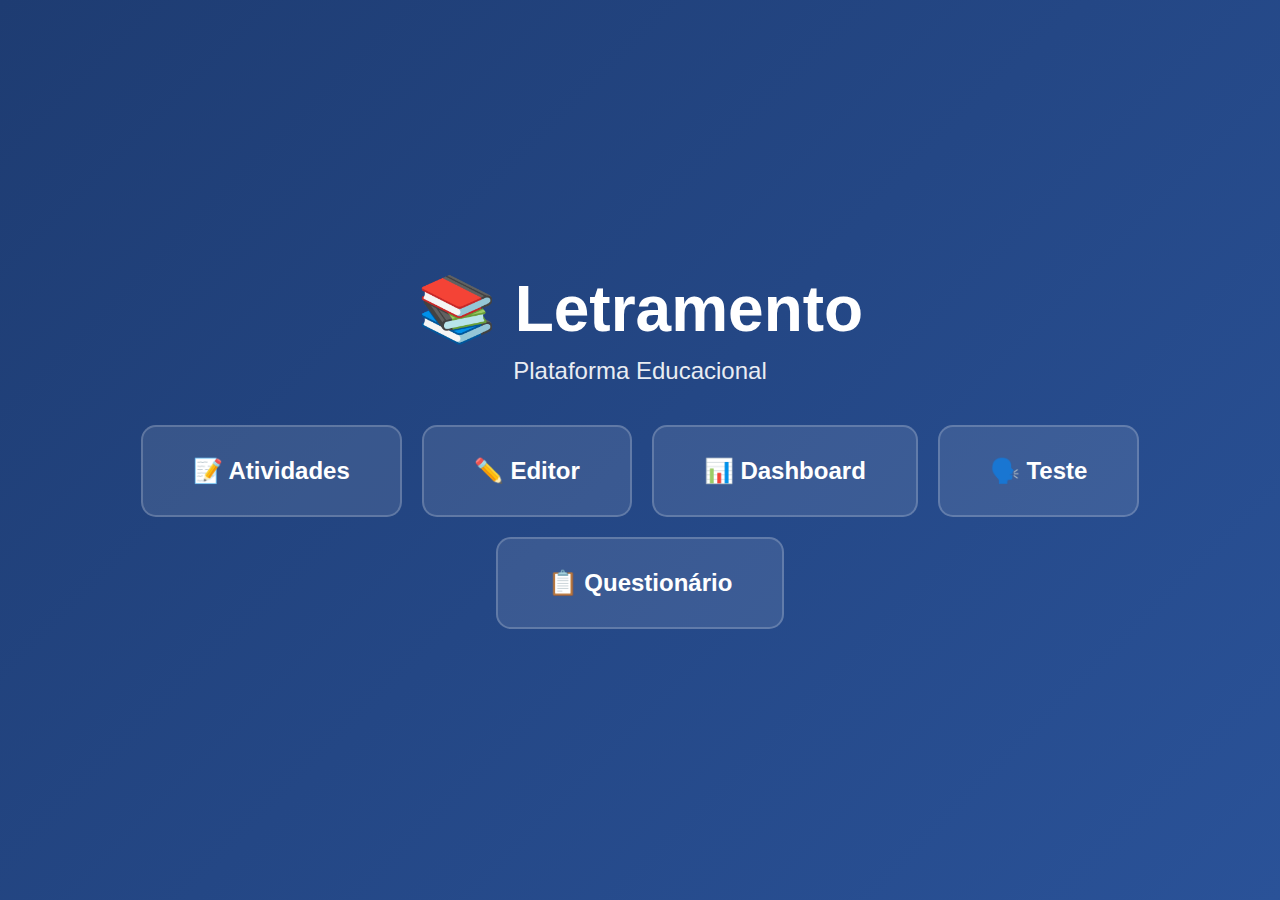
<file: index.html>
<!DOCTYPE html>
<html lang="pt-BR">
<head>
    <meta charset="UTF-8">
    <meta name="viewport" content="width=device-width, initial-scale=1.0">
    <title>Letramento</title>
    <style>
        * { margin: 0; padding: 0; box-sizing: border-box; }
        body {
            min-height: 100vh;
            background: linear-gradient(135deg, #1e3c72 0%, #2a5298 100%);
            font-family: 'Segoe UI', Arial, sans-serif;
            color: white;
            display: flex;
            flex-direction: column;
            align-items: center;
            justify-content: center;
            padding: 20px;
        }
        h1 { font-size: 4em; margin-bottom: 10px; }
        .subtitle { font-size: 1.5em; margin-bottom: 40px; opacity: 0.9; }
        .projects { display: flex; gap: 20px; flex-wrap: wrap; justify-content: center; }
        .project-card {
            background: rgba(255,255,255,0.1);
            border-radius: 15px;
            padding: 30px 50px;
            text-decoration: none;
            color: white;
            transition: transform 0.3s;
            border: 2px solid rgba(255,255,255,0.2);
        }
        .project-card:hover { transform: translateY(-5px); background: rgba(255,255,255,0.2); }
    </style>
</head>
<body>
    <h1>📚 Letramento</h1>
    <p class="subtitle">Plataforma Educacional</p>
    <div class="projects">
        <a href="projeto/index.html" class="project-card"><h2>📝 Atividades</h2></a>
        <a href="projeto/editor.html" class="project-card"><h2>✏️ Editor</h2></a>
        <a href="projeto/dashboard_final.html" class="project-card"><h2>📊 Dashboard</h2></a>
        <a href="projeto/teste.html" class="project-card"><h2>🗣️ Teste</h2></a>
        <a href="projeto/questionario.html" class="project-card"><h2>📋 Questionário</h2></a>
    </div>
</body>
</html>
</file>
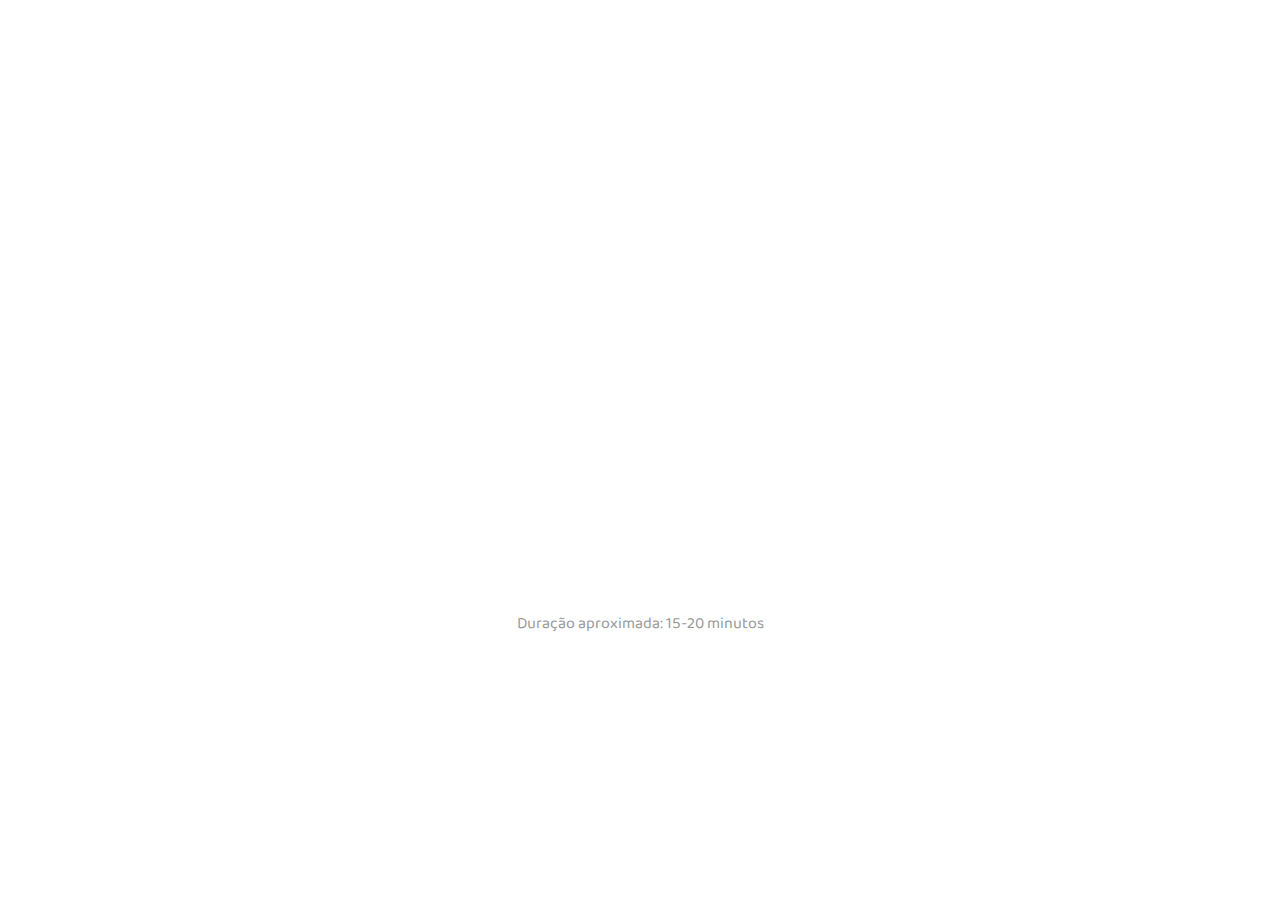
<file: projeto/index.html>
<!DOCTYPE html>
<html lang="pt-BR">
<head>
    <meta charset="UTF-8">
    <meta name="viewport" content="width=device-width, initial-scale=1.0">
    <title>Experiência de Letramento</title>
    <link href="https://fonts.googleapis.com/css2?family=Baloo+2:wght@400;500;600;700&display=swap" rel="stylesheet">
    <style>
        :root {
            --bg: #FFFFFF;
            --text: #333333;
            --text-muted: #999999;
            --button: #333333;
        }
        * { margin: 0; padding: 0; box-sizing: border-box; }
        body {
            font-family: "Baloo 2", cursive;
            background: var(--bg);
            color: var(--text);
            min-height: 100vh;
            display: flex;
            align-items: center;
            justify-content: center;
        }
        .container {
            max-width: 800px;
            padding: 60px 40px;
            text-align: center;
        }
        .logo {
            font-size: 4rem;
            margin-bottom: 40px;
            opacity: 0;
            animation: logoAppear 0.8s cubic-bezier(0.34, 1.56, 0.64, 1) forwards;
        }
        @keyframes logoAppear {
            to { opacity: 1; transform: scale(1); }
        }
        h1 {
            font-size: 3.5rem;
            font-weight: bold;
            margin-bottom: 20px;
            color: var(--text);
            opacity: 0;
            animation: titleAppear 0.8s cubic-bezier(0.4, 0, 0.2, 1) 0.3s forwards;
        }
        @keyframes titleAppear {
            to { opacity: 1; transform: translateY(0); }
        }
        .subtitle {
            font-size: 1.5rem;
            color: var(--text-muted);
            margin-bottom: 50px;
            line-height: 1.8;
            opacity: 0;
            animation: subtitleFade 1s cubic-bezier(0.4, 0, 0.2, 1) 0.8s forwards;
        }
        @keyframes subtitleFade {
            to { opacity: 1; }
        }
        .cta {
            opacity: 0;
            animation: buttonAppear 0.8s cubic-bezier(0.4, 0, 0.2, 1) 1.5s forwards;
        }
        @keyframes buttonAppear {
            to { opacity: 1; transform: translateY(0); }
        }
        .btn {
            display: inline-block;
            padding: 18px 60px;
            font-size: 1.4rem;
            font-weight: bold;
            font-family: "Baloo 2", cursive;
            color: white;
            background: var(--button);
            border: none;
            border-radius: 50px;
            cursor: pointer;
            text-decoration: none;
            transition: all 0.3s cubic-bezier(0.4, 0, 0.2, 1);
            box-shadow: 0 10px 30px rgba(51, 51, 51, 0.2);
        }
        .btn:hover {
            transform: translateY(-3px) scale(1.05);
            box-shadow: 0 20px 40px rgba(51, 51, 51, 0.3);
        }
        .note {
            margin-top: 30px;
            font-size: 1rem;
            color: var(--text-muted);
        }
    </style>
</head>
<body>
    <div class="container">
        
        <h1>Experiência de Letramento</h1>
        <p class="subtitle">Um fluxo de autoconhecimento por meio da interpretação e expressão.</p>
        <div class="cta">
            <a href="editor.html" class="btn">Iniciar</a>
        </div>
        <p class="note">Duração aproximada: 15-20 minutos</p>
    </div>
</body>
</html>
</file>
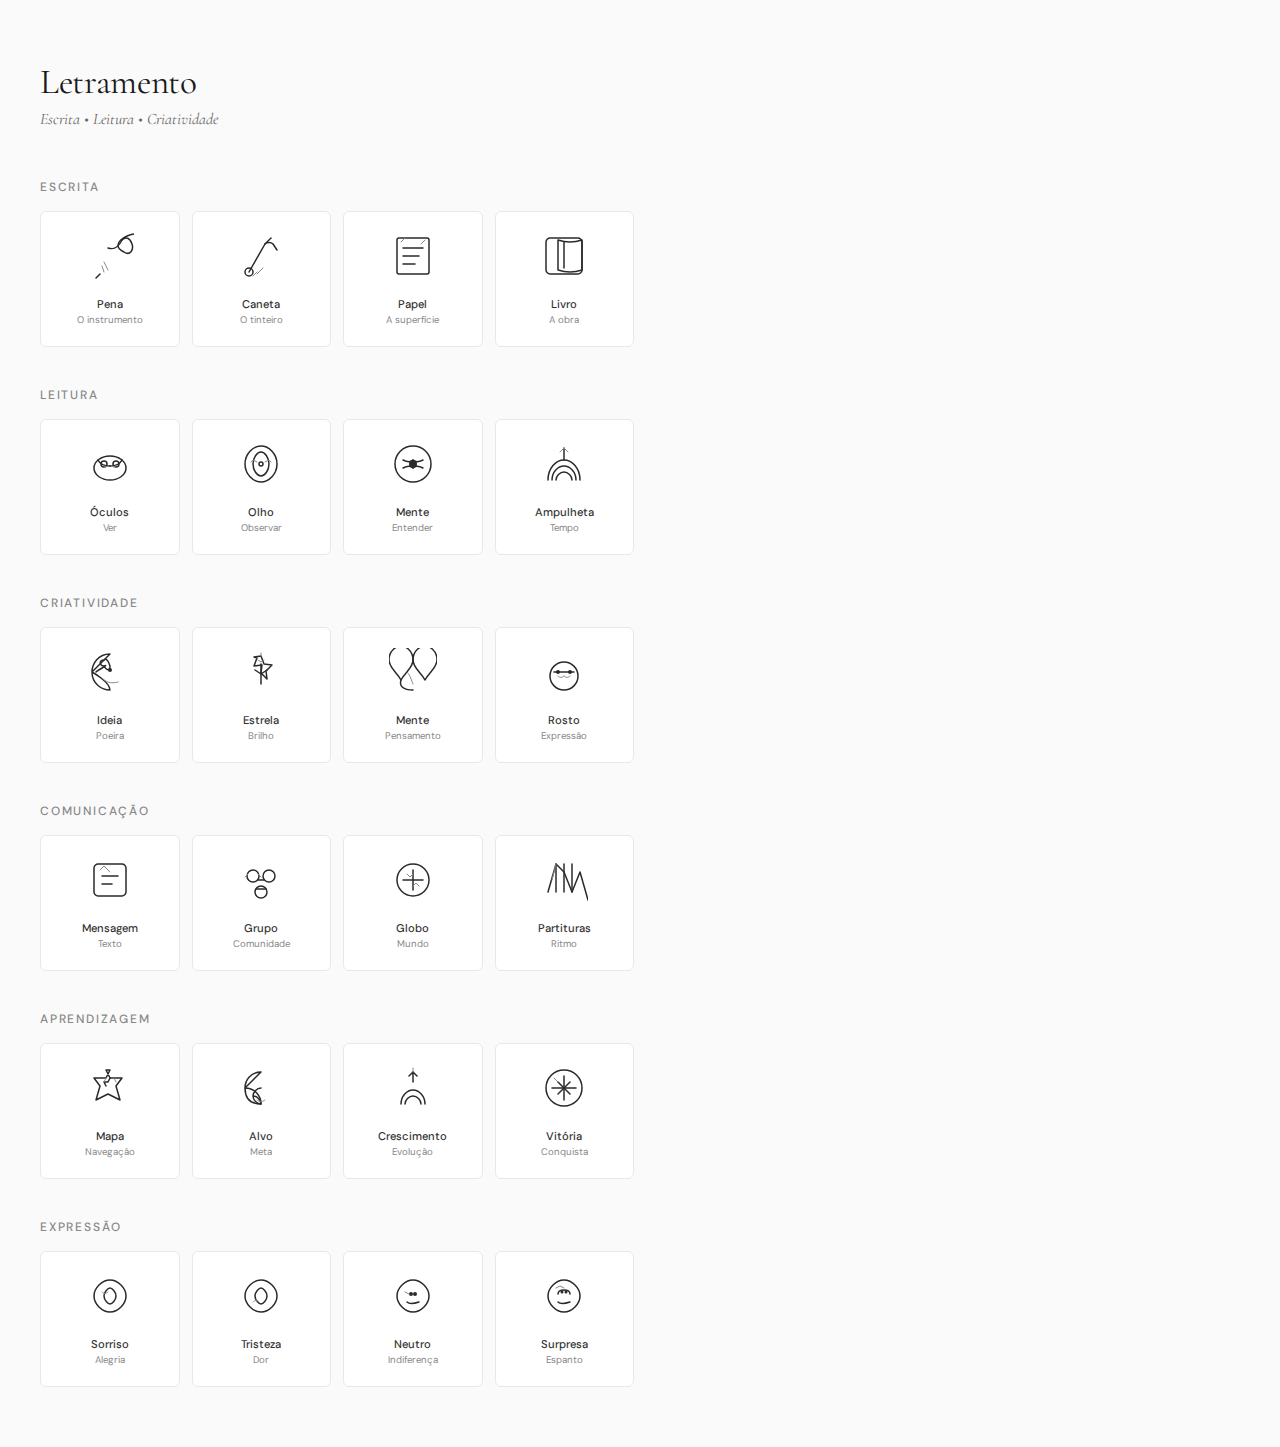
<file: design-system/icon-set-preview.html>
<!DOCTYPE html>
<html lang="pt-BR">
<head>
  <meta charset="UTF-8">
  <meta name="viewport" content="width=device-width, initial-scale=1.0">
  <title>Letramento Icons - Pencil Style</title>
  <link href="https://fonts.googleapis.com/css2?family=DM+Sans:wght@400;500&family=Cormorant+Garamond:ital,wght@0,400;0,500;1,400&display=swap" rel="stylesheet">
  <style>
    * { margin: 0; padding: 0; box-sizing: border-box; }
    body {
      background: #fafafa;
      color: #1a1a1a;
      font-family: 'DM Sans', sans-serif;
      padding: 60px 40px;
    }
    h1 {
      font-family: 'Cormorant Garamond', serif;
      font-weight: 400;
      font-size: 2.2rem;
      letter-spacing: -0.01em;
      margin-bottom: 6px;
    }
    .subtitle {
      font-family: 'Cormorant Garamond', serif;
      font-style: italic;
      color: #666;
      margin-bottom: 50px;
    }
    h2 {
      font-family: 'DM Sans', sans-serif;
      font-weight: 500;
      font-size: 0.75rem;
      text-transform: uppercase;
      letter-spacing: 0.15em;
      color: #888;
      margin: 40px 0 16px;
    }
    .icon-grid {
      display: grid;
      grid-template-columns: repeat(auto-fill, minmax(130px, 1fr));
      gap: 12px;
    }
    .icon-card {
      background: #fff;
      border: 1px solid #e8e8e8;
      border-radius: 6px;
      padding: 20px 12px;
      text-align: center;
      transition: all 0.2s ease;
    }
    .icon-card:hover {
      transform: translateY(-2px);
      box-shadow: 0 6px 20px rgba(0,0,0,0.06);
      border-color: #ccc;
    }
    .icon-card svg {
      width: 48px;
      height: 48px;
      margin-bottom: 12px;
    }
    .icon-card .name {
      font-size: 0.7rem;
      font-weight: 500;
      color: #333;
    }
    .icon-card .desc {
      font-size: 0.6rem;
      color: #888;
      margin-top: 2px;
    }
    
    /* Pencil sketch style */
    .pencil-stroke {
      fill: none;
      stroke: #2a2a2a;
      stroke-width: 1.5;
      stroke-linecap: round;
      stroke-linejoin: round;
    }
    .pencil-fill {
      fill: #2a2a2a;
    }
    .pencil-light {
      fill: none;
      stroke: #888;
      stroke-width: 1;
      stroke-linecap: round;
    }
    .pencil-shade {
      fill: #ddd;
    }
  </style>
</head>
<body>
  <h1>Letramento</h1>
  <p class="subtitle">Escrita • Leitura • Criatividade</p>

  <h2>Escrita</h2>
  <div class="icon-grid">
    <div class="icon-card">
      <svg viewBox="0 0 48 48"><path class="pencil-stroke" d="M36 8c4-4 8-2 10 4 2 6-2 12-8 8-16-8 4-18 10-18 12z"/><path class="pencil-stroke" d="M36 8c-4 8-8 10-14 8"/><line class="pencil-stroke" x1="14" y1="42" x2="10" y2="46"/><path class="pencil-light" d="M18 40l-2-6"/><path class="pencil-light" d="M22 38l-4-8"/></svg>
      <div class="name">Pena</div>
      <div class="desc">O instrumento</div>
  </div>
    <div class="icon-card">
      <svg viewBox="0 0 48 48"><path class="pencil-stroke" d="M12 40L28 12c2-2 6-2 8 0l4 6"/><circle class="pencil-stroke" cx="12" cy="40" r="4"/><line class="pencil-stroke" x1="28" y1="12" x2="34" y2="6"/><path class="pencil-light" d="M16 44l4-4"/><path class="pencil-light" d="M20 42l6-6"/></svg>
      <div class="name">Caneta</div>
      <div class="desc">O tinteiro</div>
  </div>
    <div class="icon-card">
      <svg viewBox="0 0 48 48"><rect class="pencil-stroke" x="8" y="6" width="32" height="36" rx="2"/><line class="pencil-stroke" x1="14" y1="16" x2="34" y2="16"/><line class="pencil-stroke" x1="14" y1="24" x2="30" y2="24"/><line class="pencil-stroke" x1="14" y1="32" x2="26" y2="32"/><path class="pencil-light" d="M12 10l4-4"/><path class="pencil-light" d="M36 8l-4 4"/></svg>
      <div class="name">Papel</div>
      <div class="desc">A superfície</div>
  </div>
    <div class="icon-card">
      <svg viewBox="0 0 48 48"><path class="pencil-stroke" d="M6 10c0-2 2-4 4-4h28c2 0 4 2 4 4v28c0 2-2 4-4 4H10c-2 0-4-2-4-4V10z"/><path class="pencil-stroke" d="M18 8c0 0 6 2 12 2 6 0 12-2 12-2v30c0 0-6 2-12 2-6 0-12-2-12-2V8z"/><line class="pencil-stroke" x1="24" y1="10" x2="24" y2="36"/></svg>
      <div class="name">Livro</div>
      <div class="desc">A obra</div>
  </div>
</div>

  <h2>Leitura</h2>
  <div class="icon-grid">
    <div class="icon-card">
      <svg viewBox="0 0 48 48"><ellipse class="pencil-stroke" cx="24" cy="28" rx="16" ry="12"/><path class="pencil-stroke" d="M12 20c2 4 6 6 12 6"/><path class="pencil-stroke" d="M36 20c-2 4-6 6-12 6"/><circle class="pencil-stroke" cx="18" cy="24" r="3"/><circle class="pencil-stroke" cx="30" cy="24" r="3"/><path class="pencil-light" d="M18 26c1 1 3 1 4 0"/><path class="pencil-light" d="M30 26c-1 1-3 1-4 0"/></svg>
      <div class="name">Óculos</div>
      <div class="desc">Ver</div>
  </div>
    <div class="icon-card">
      <svg viewBox="0 0 48 48"><path class="pencil-stroke" d="M8 24c0-10 8-18 16-18s16 8 16 18-8 18-16 18-16-8-16-18z"/><path class="pencil-stroke" d="M16 24c0-6 4-12 8-12s8 6 8 12-4 12-8 12-8-6-8-12z"/><circle class="pencil-stroke" cx="24" cy="24" r="2"/><path class="pencil-light" d="M14 22l2-2 4 2"/><path class="pencil-light" d="M34 22l-2-2-4 2"/></svg>
      <div class="name">Olho</div>
      <div class="desc">Observar</div>
  </div>
    <div class="icon-card">
      <svg viewBox="0 0 48 48"><circle class="pencil-stroke" cx="24" cy="24" r="18"/><path class="pencil-stroke" d="M14 20c4 2 8 2 10 0"/><path class="pencil-stroke" d="M34 20c-4 2-8 2-10 0"/><path class="pencil-stroke" d="M14 28c4-2 8-2 10 0"/><path class="pencil-stroke" d="M34 28c-4-2-8-2-10 0"/><circle class="pencil-fill" cx="24" cy="24" r="4"/></svg>
      <div class="name">Mente</div>
      <div class="desc">Entender</div>
  </div>
    <div class="icon-card">
      <svg viewBox="0 0 48 48"><path class="pencil-stroke" d="M8 40c0-12 8-20 16-20s16 8 16 20"/><path class="pencil-stroke" d="M12 40c0-8 6-14 12-14s12 6 12 14"/><path class="pencil-stroke" d="M16 40c0-4 4-8 8-8s8 4 8 8"/><line class="pencil-stroke" x1="24" y1="20" x2="24" y2="8"/><path class="pencil-light" d="M20 12l4-4 4 4"/></svg>
      <div class="name">Ampulheta</div>
      <div class="desc">Tempo</div>
  </div>
</div>

  <h2>Criatividade</h2>
  <div class="icon-grid">
    <div class="icon-card">
      <svg viewBox="0 0 48 48"><path class="pencil-stroke" d="M24 6c-12 0-18 10-18 18 0 12 10 18 18 18 0-8-18-18-18-18z"/><path class="pencil-stroke" d="M18 18c2 4 6 6 6 0-2-6-4-8-6-6-6 0-4 6 0 6 6-2-6 4-8 6-6"/><circle class="pencil-fill" cx="24" cy="22" r="2"/><path class="pencil-light" d="M16 30c4 4 8 6 16 4"/></svg>
      <div class="name">Ideia</div>
      <div class="desc">Poeira</div>
  </div>
    <div class="icon-card">
      <svg viewBox="0 0 48 48"><path class="pencil-stroke" d="M24 8l3 8 8 1-6 6 1 8-6-6 1-8-8 1 3-8-3-1z"/><path class="pencil-stroke" d="M24 16v20"/><path class="pencil-stroke" d="M18 22l6 4 6-4"/><path class="pencil-light" d="M21 12l3 2 3-2"/><path class="pencil-light" d="M24 8v-3"/></svg>
      <div class="name">Estrela</div>
      <div class="desc">Brilho</div>
  </div>
    <div class="icon-card">
      <svg viewBox="0 0 48 48"><path class="pencil-stroke" d="M12 32c4-8 12-12 12-20 0-10-8-14-12-14s-12 4-12 14c0 8 8 12 12 20"/><path class="pencil-stroke" d="M12 32c-2 6 2 10 12 10"/><path class="pencil-stroke" d="M36 32c-4-8-12-12-12-20 0-10 8-14 12-14s12 4 12 14c0 8-8 12-12 20"/><path class="pencil-light" d="M18 24c4 4 4 8 6 12"/></svg>
      <div class="name">Mente</div>
      <div class="desc">Pensamento</div>
  </div>
    <div class="icon-card">
      <svg viewBox="0 0 48 48"><ellipse class="pencil-stroke" cx="24" cy="28" rx="14" ry="14"/><path class="pencil-stroke" d="M14 24h20"/><circle class="pencil-fill" cx="18" cy="24" r="2"/><circle class="pencil-fill" cx="30" cy="24" r="2"/><path class="pencil-light" d="M18 28c2 2 4 2 6 0"/><path class="pencil-light" d="M30 28c-2 2-4 2-6 0"/></svg>
      <div class="name">Rosto</div>
      <div class="desc">Expressão</div>
  </div>
</div>

  <h2>Comunicação</h2>
  <div class="icon-grid">
    <div class="icon-card">
      <svg viewBox="0 0 48 48"><path class="pencil-stroke" d="M8 12c0-2 2-4 4-4h24c2 0 4 2 4 4v24c0 2-2 4-4 4H12c-2 0-4-2-4-4V12z"/><path class="pencil-stroke" d="M16 20h16"/><path class="pencil-stroke" d="M16 28h10"/><path class="pencil-light" d="M14 14l4-4 6 6"/></svg>
      <div class="name">Mensagem</div>
      <div class="desc">Texto</div>
  </div>
    <div class="icon-card">
      <svg viewBox="0 0 48 48"><circle class="pencil-stroke" cx="16" cy="20" r="6"/><circle class="pencil-stroke" cx="32" cy="20" r="6"/><circle class="pencil-stroke" cx="24" cy="36" r="6"/><line class="pencil-stroke" x1="21" y1="24" x2="27" y2="24"/><line class="pencil-stroke" x1="19" y1="33" x2="29" y2="33"/><path class="pencil-light" d="M11 18l-3 3"/><path class="pencil-light" d="M21 18l3 3"/></svg>
      <div class="name">Grupo</div>
      <div class="desc">Comunidade</div>
  </div>
    <div class="icon-card">
      <svg viewBox="0 0 48 48"><circle class="pencil-stroke" cx="24" cy="24" r="16"/><path class="pencil-stroke" d="M24 14v20"/><path class="pencil-stroke" d="M14 24h20"/><path class="pencil-light" d="M18 18l3 3 3-3"/><path class="pencil-light" d="M30 30l-3-3-3 3"/></svg>
      <div class="name">Globo</div>
      <div class="desc">Mundo</div>
  </div>
    <div class="icon-card">
      <svg viewBox="0 0 48 48"><path class="pencil-stroke" d="M8 36l8-28 8 8 8 20 8-20 8 28"/><path class="pencil-stroke" d="M16 8v28"/><path class="pencil-stroke" d="M24 8v28"/><path class="pencil-stroke" d="M32 8v28"/><path class="pencil-light" d="M12 24l4-16"/></svg>
      <div class="name">Partituras</div>
      <div class="desc">Ritmo</div>
  </div>
</div>

  <h2>Aprendizagem</h2>
  <div class="icon-grid">
    <div class="icon-card">
      <svg viewBox="0 0 48 48"><path class="pencil-stroke" d="M24 6l-4 8H8l6 8-4 14 12-6 12 6-4-14 6-8h-12l-4-8z"/><path class="pencil-stroke" d="M24 14l-2 4h-4l2 4"/><path class="pencil-light" d="M20 14l-2 4"/><path class="pencil-light" d="M28 14l2 4"/></svg>
      <div class="name">Mapa</div>
      <div class="desc">Navegação</div>
  </div>
    <div class="icon-card">
      <svg viewBox="0 0 48 48"><path class="pencil-stroke" d="M24 8c-10 0-16 8-16 16 0 12 6 16 16 16 0-8-6-16-16-16z"/><path class="pencil-stroke" d="M24 24c-4 0-8 4-8 8 0 4 4 8 8 8 0-4-4-8-8-8-8z"/><path class="pencil-light" d="M20 36c2 2 6 2 8 0"/></svg>
      <div class="name">Alvo</div>
      <div class="desc">Meta</div>
  </div>
    <div class="icon-card">
      <svg viewBox="0 0 48 48"><path class="pencil-stroke" d="M12 40c0-8 6-14 12-14s12 6 12 14"/><path class="pencil-stroke" d="M16 40c0-4 4-8 8-8s8 4 8 8"/><line class="pencil-stroke" x1="24" y1="18" x2="24" y2="8"/><path class="pencil-stroke" d="M20 12l4-4 4 4"/><path class="pencil-light" d="M24 8v-4"/></svg>
      <div class="name">Crescimento</div>
      <div class="desc">Evolução</div>
  </div>
    <div class="icon-card">
      <svg viewBox="0 0 48 48"><circle class="pencil-stroke" cx="24" cy="24" r="18"/><path class="pencil-stroke" d="M24 12v24"/><path class="pencil-stroke" d="M12 24h24"/><path class="pencil-stroke" d="M18 18l12 12"/><path class="pencil-stroke" d="M30 18l-12 12"/><path class="pencil-light" d="M14 14l4 4"/></svg>
      <div class="name">Vitória</div>
      <div class="desc">Conquista</div>
  </div>
</div>

  <h2>Expressão</h2>
  <div class="icon-grid">
    <div class="icon-card">
      <svg viewBox="0 0 48 48"><path class="pencil-stroke" d="M8 24c0-8 8-16 16-16s16 8 16 16-8 16-16 16-16-8-16-16z"/><path class="pencil-stroke" d="M18 24c0-4 4-8 6-8s6 4 6 8-4 8-6 8-6-4-6-8z"/><path class="pencil-fill" cx="22" cy="24" r="1.5"/><path class="pencil-fill" cx="26" cy="24" r="1.5"/><path class="pencil-light" d="M16 20c2 2 4 2 6 0"/></svg>
      <div class="name">Sorriso</div>
      <div class="desc">Alegria</div>
  </div>
    <div class="icon-card">
      <svg viewBox="0 0 48 48"><path class="pencil-stroke" d="M8 24c0-8 8-16 16-16s16 8 16 16-8 16-16 16-16-8-16-16z"/><path class="pencil-stroke" d="M18 24c0-4 4-8 6-8s6 4 6 8-4 8-6 8-6-4-6-8z"/><path class="pencil-fill" cx="22" cy="24" r="1.5"/><path class="pencil-fill" cx="26" cy="24" r="1.5"/><path class="pencil-light" d="M16 30c2-2 4-2 6 0"/></svg>
      <div class="name">Tristeza</div>
      <div class="desc">Dor</div>
  </div>
    <div class="icon-card">
      <svg viewBox="0 0 48 48"><path class="pencil-stroke" d="M8 24c0-8 8-16 16-16s16 8 16 16-8 16-16 16-16-8-16-16z"/><circle class="pencil-fill" cx="22" cy="22" r="2"/><circle class="pencil-fill" cx="26" cy="22" r="2"/><path class="pencil-stroke" d="M18 30c2 2 6 2 12 0"/><path class="pencil-light" d="M16 20l4 2"/></svg>
      <div class="name">Neutro</div>
      <div class="desc">Indiferença</div>
  </div>
    <div class="icon-card">
      <svg viewBox="0 0 48 48"><path class="pencil-stroke" d="M8 24c0-8 8-16 16-16s16 8 16 16-8 16-16 16-16-8-16-16z"/><path class="pencil-stroke" d="M18 22c0-2 2-4 6-4s6 2 6 4"/><circle class="pencil-fill" cx="22" cy="20" r="1.5"/><circle class="pencil-fill" cx="26" cy="20" r="1.5"/><path class="pencil-stroke" d="M18 30c2 2 6 2 12 0"/><path class="pencil-light" d="M16 16l4-2 4 2"/></svg>
      <div class="name">Surpresa</div>
      <div class="desc">Espanto</div>
  </div>
</div>

</body>
</html>
</file>
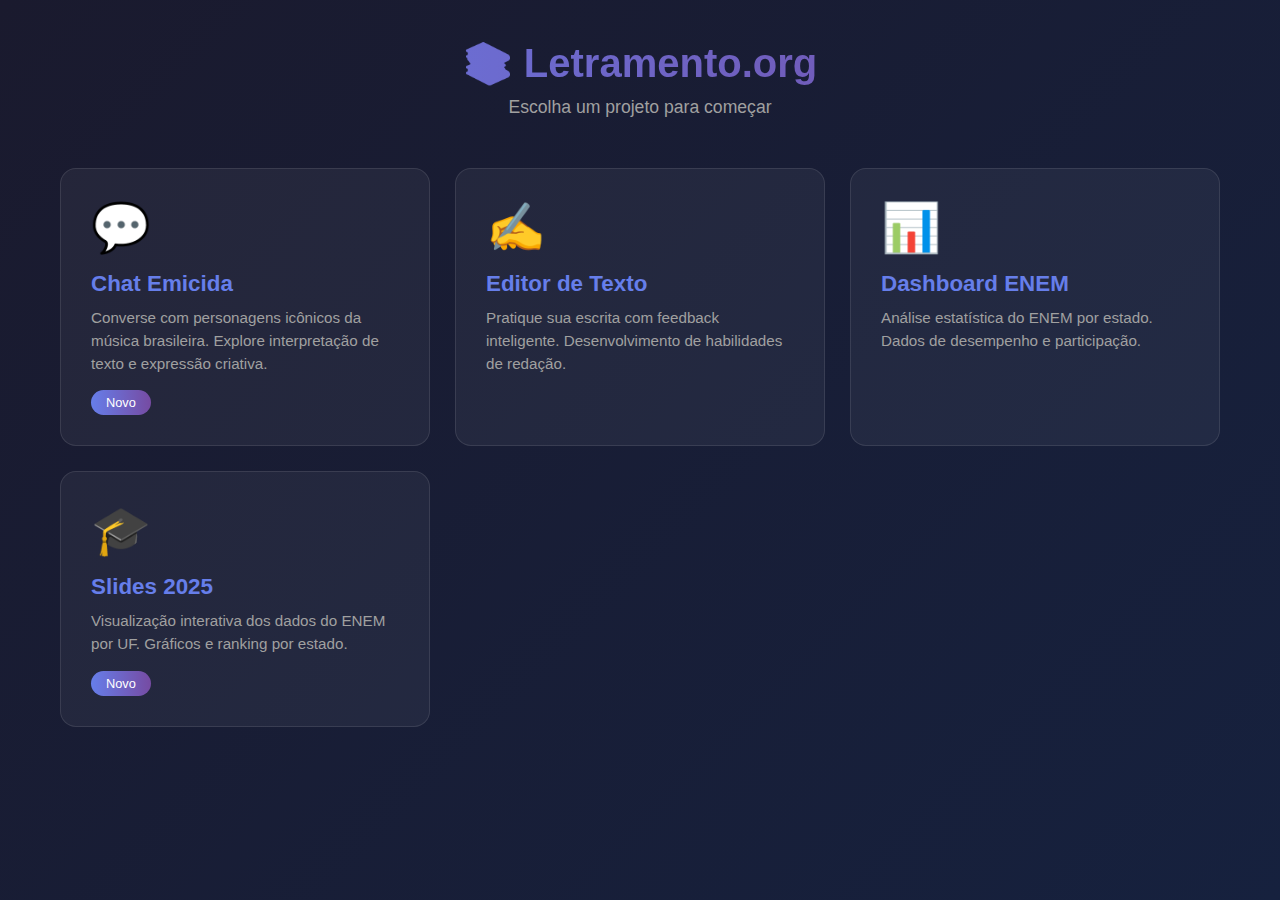
<file: projeto/dashboard.html>
<!DOCTYPE html>
<html lang="pt-BR">
<head>
    <meta charset="UTF-8">
    <meta name="viewport" content="width=device-width, initial-scale=1.0">
    <title>Letramento.org - Dashboard</title>
    <style>
        * {
            margin: 0;
            padding: 0;
            box-sizing: border-box;
        }
        
        body {
            font-family: 'Segoe UI', Roboto, sans-serif;
            background: linear-gradient(135deg, #1a1a2e 0%, #16213e 100%);
            min-height: 100vh;
            color: #fff;
        }
        
        .container {
            max-width: 1200px;
            margin: 0 auto;
            padding: 40px 20px;
        }
        
        header {
            text-align: center;
            margin-bottom: 50px;
        }
        
        h1 {
            font-size: 2.5rem;
            background: linear-gradient(90deg, #667eea, #764ba2);
            -webkit-background-clip: text;
            -webkit-text-fill-color: transparent;
            background-clip: text;
            margin-bottom: 10px;
        }
        
        .subtitle {
            color: #a0a0a0;
            font-size: 1.1rem;
        }
        
        .projects-grid {
            display: grid;
            grid-template-columns: repeat(auto-fill, minmax(300px, 1fr));
            gap: 25px;
        }
        
        .project-card {
            background: rgba(255, 255, 255, 0.05);
            border: 1px solid rgba(255, 255, 255, 0.1);
            border-radius: 16px;
            padding: 30px;
            cursor: pointer;
            transition: all 0.3s ease;
            text-decoration: none;
            color: inherit;
            display: block;
        }
        
        .project-card:hover {
            background: rgba(102, 126, 234, 0.15);
            border-color: #667eea;
            transform: translateY(-5px);
            box-shadow: 0 20px 40px rgba(102, 126, 234, 0.2);
        }
        
        .project-icon {
            font-size: 3rem;
            margin-bottom: 15px;
        }
        
        .project-title {
            font-size: 1.4rem;
            font-weight: 600;
            margin-bottom: 10px;
            color: #667eea;
        }
        
        .project-desc {
            color: #a0a0a0;
            font-size: 0.95rem;
            line-height: 1.5;
        }
        
        .badge {
            display: inline-block;
            background: linear-gradient(90deg, #667eea, #764ba2);
            padding: 5px 15px;
            border-radius: 20px;
            font-size: 0.8rem;
            margin-top: 15px;
        }
    </style>
</head>
<body>
    <div class="container">
        <header>
            <h1>📚 Letramento.org</h1>
            <p class="subtitle">Escolha um projeto para começar</p>
        </header>
        
        <div class="projects-grid">
            <!-- Chat Emicida -->
            <a href="teste.html" class="project-card">
                <div class="project-icon">💬</div>
                <div class="project-title">Chat Emicida</div>
                <div class="project-desc">
                    Converse com personagens icônicos da música brasileira. 
                    Explore interpretação de texto e expressão criativa.
                </div>
                <span class="badge">Novo</span>
            </a>
            
            <!-- Editor de Texto -->
            <a href="editor.html" class="project-card">
                <div class="project-icon">✍️</div>
                <div class="project-title">Editor de Texto</div>
                <div class="project-desc">
                    Pratique sua escrita com feedback inteligente. 
                    Desenvolvimento de habilidades de redação.
                </div>
            </a>
            
            <!-- Dashboard ENEM -->
            <a href="dashboard_final.html" class="project-card">
                <div class="project-icon">📊</div>
                <div class="project-title">Dashboard ENEM</div>
                <div class="project-desc">
                    Análise estatística do ENEM por estado. 
                    Dados de desempenho e participação.
                </div>
            </a>
            
            <!-- Slides 2025 - NOVO -->
            <a href="slides2025.html" class="project-card">
                <div class="project-icon">🎓</div>
                <div class="project-title">Slides 2025</div>
                <div class="project-desc">
                    Visualização interativa dos dados do ENEM por UF.
                    Gráficos e ranking por estado.
                </div>
                <span class="badge">Novo</span>
            </a>
        </div>
    </div>
</body>
</html>
</file>
